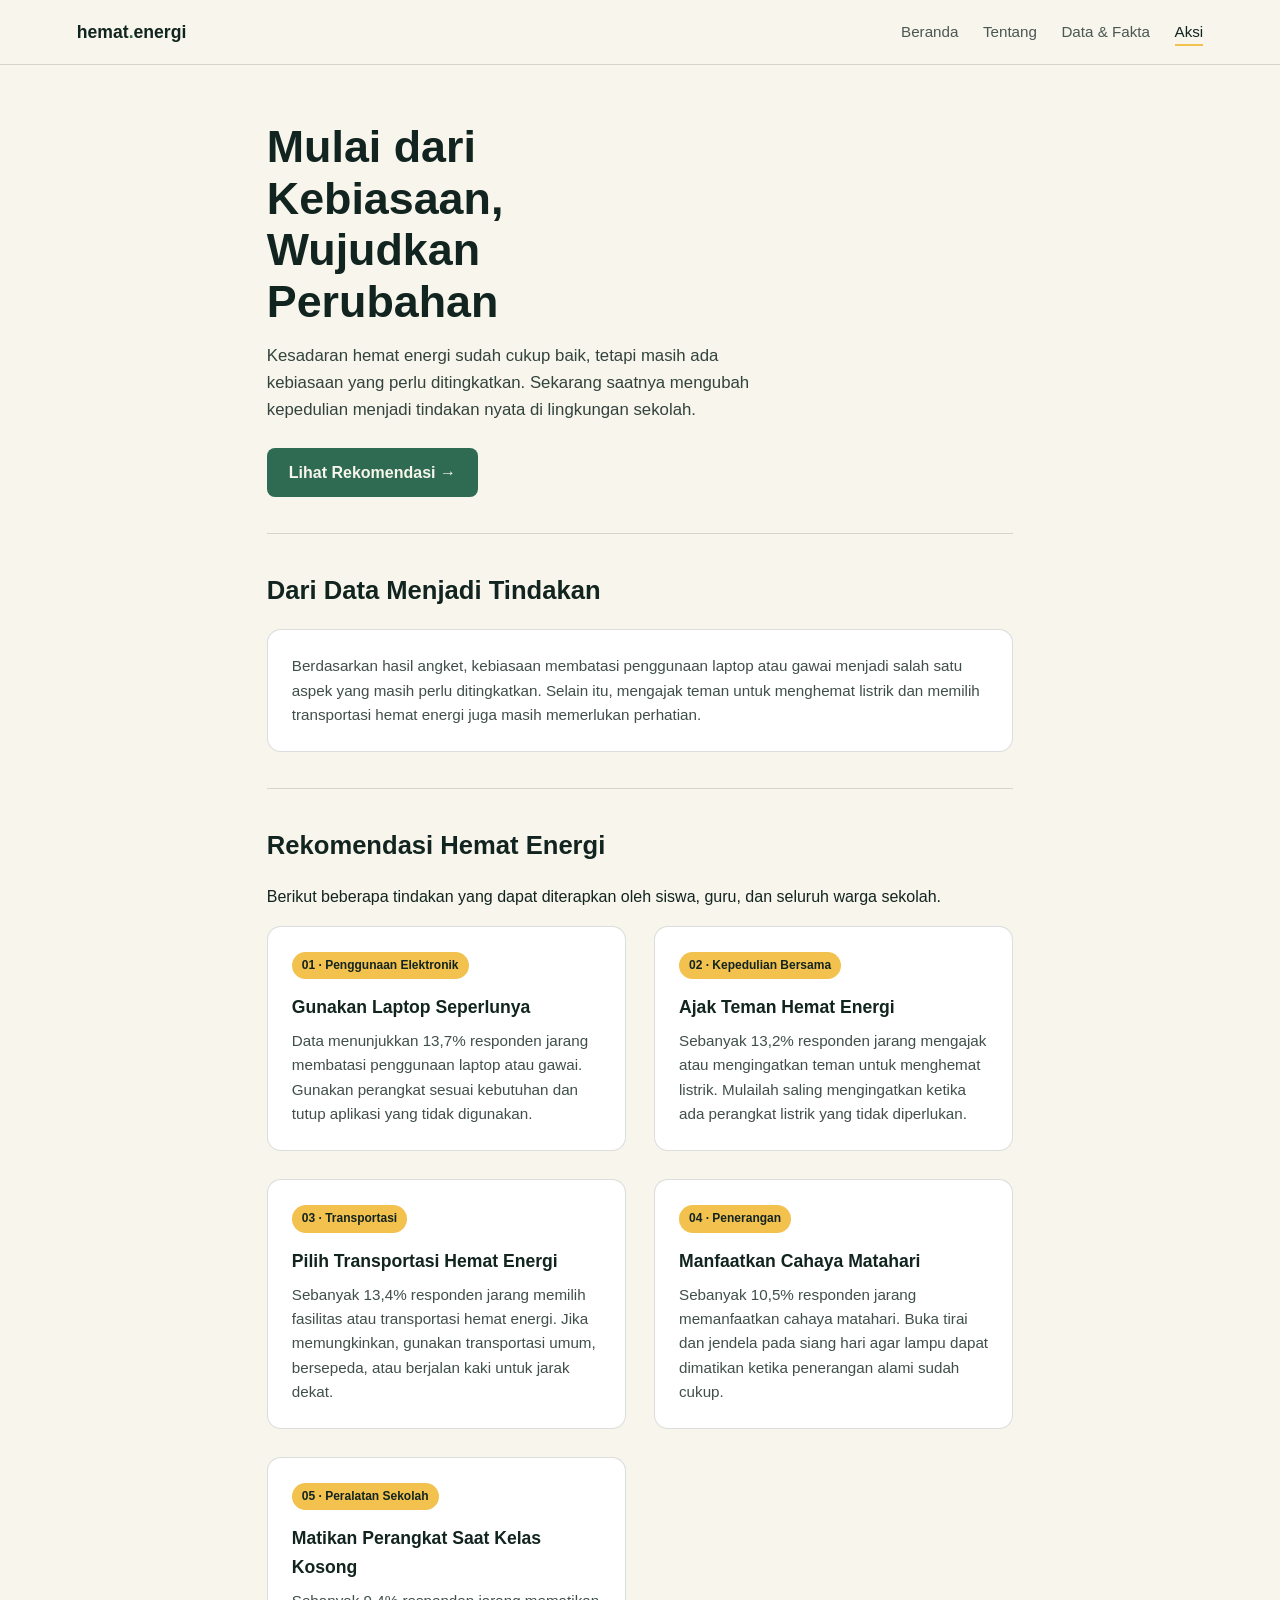
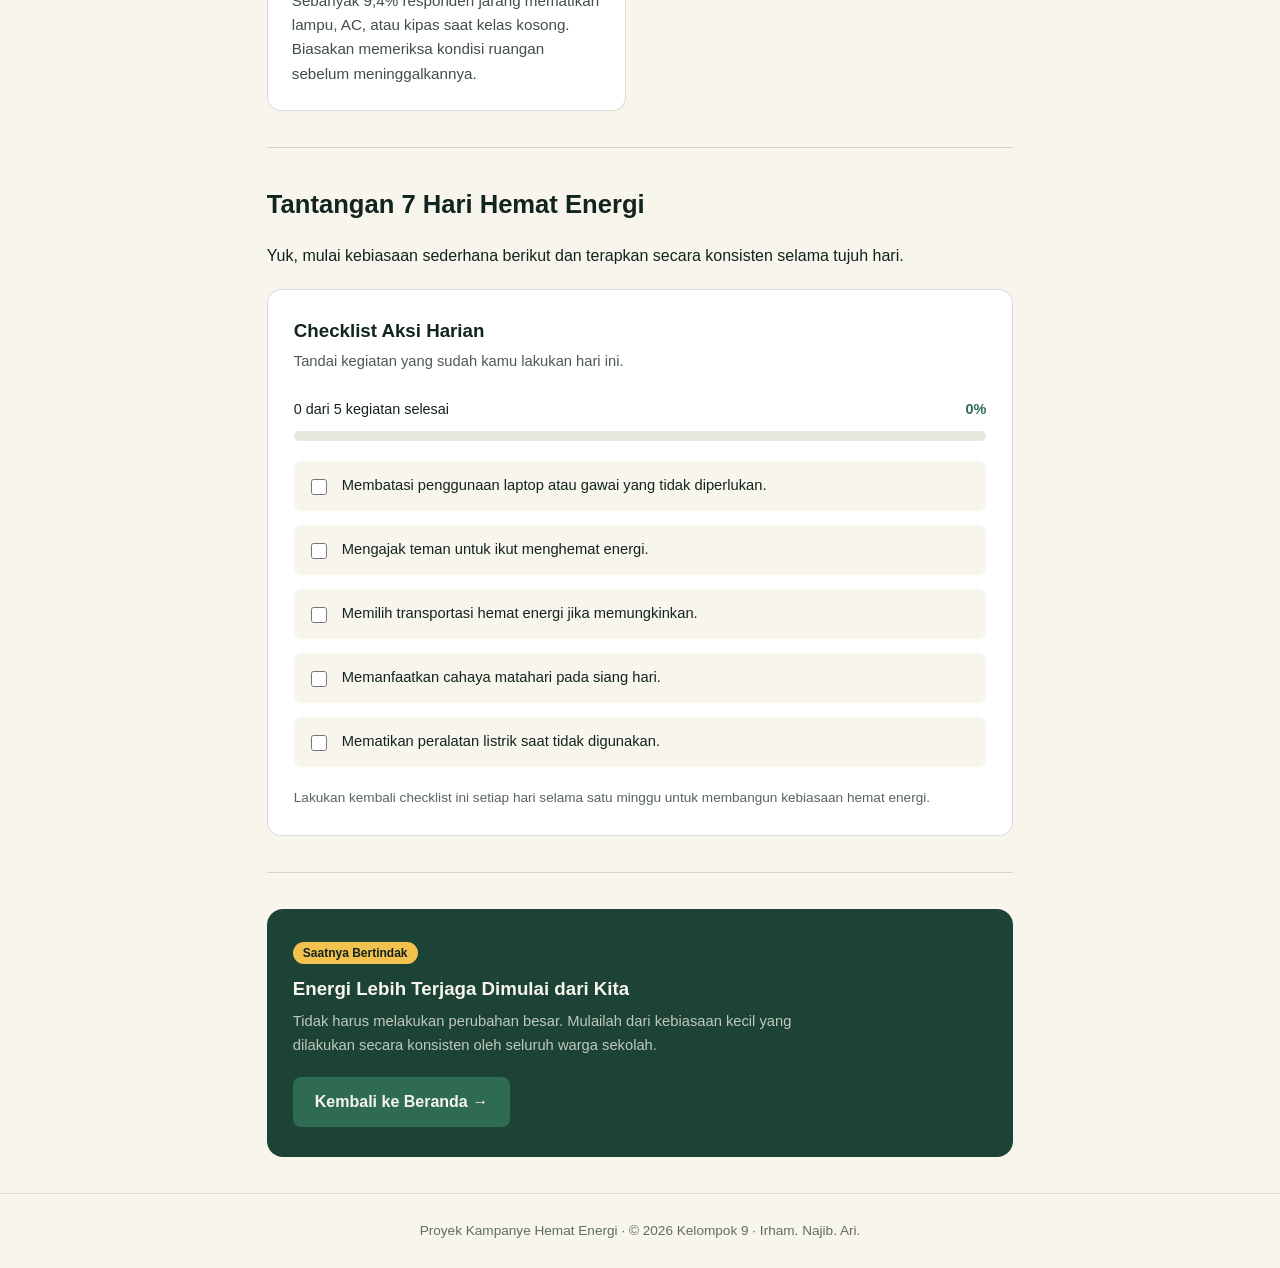
<file: aksi.html>
<!DOCTYPE html>
<html lang="id">
<head>
    <meta charset="UTF-8">
    <meta name="viewport" content="width=device-width, initial-scale=1">
    <title>Aksi & Rekomendasi - Hemat Energi</title>
    <link rel="stylesheet" href="style.css">
</head>
<body>

<header>
    <div class="brand">hemat<span>.</span>energi</div>

    <button class="menu-toggle" type="button"
        aria-expanded="false" aria-controls="site-nav">
        <span class="menu-label">Menu</span>
    </button>

    <nav id="site-nav">
        <a href="index.html">Beranda</a>
        <a href="tentang.html">Tentang</a>
        <a href="index.html#data-fakta">Data & Fakta</a>
        <a href="aksi.html" class="active">Aksi</a>
    </nav>
</header>

<main>

    <div class="hero">
        <!-- <div class="eyebrow">Fase 3 · Rekomendasi & Ajakan Aksi</div> -->

        <h1>Mulai dari Kebiasaan, Wujudkan Perubahan</h1>

        <p>
            Kesadaran hemat energi sudah cukup baik, tetapi masih ada
            kebiasaan yang perlu ditingkatkan. Sekarang saatnya mengubah
            kepedulian menjadi tindakan nyata di lingkungan sekolah.
        </p>

        <a href="#rekomendasi" class="btn">
            Lihat Rekomendasi →
        </a>
    </div>

    <section>
        <h2>Dari Data Menjadi Tindakan</h2>

        <div class="card">
            <p>
                Berdasarkan hasil angket, kebiasaan membatasi penggunaan
                laptop atau gawai menjadi salah satu aspek yang masih
                perlu ditingkatkan. Selain itu, mengajak teman untuk
                menghemat listrik dan memilih transportasi hemat energi
                juga masih memerlukan perhatian.
            </p>
        </div>
    </section>

    <section id="rekomendasi">
        <h2>Rekomendasi Hemat Energi</h2>

        <p>
            Berikut beberapa tindakan yang dapat diterapkan oleh
            siswa, guru, dan seluruh warga sekolah.
        </p>

        <div class="grid-2">

            <div class="card">
                <span class="badge">01 · Penggunaan Elektronik</span>
                <h3>Gunakan Laptop Seperlunya</h3>
                <p>
                    Data menunjukkan 13,7% responden jarang membatasi
                    penggunaan laptop atau gawai. Gunakan perangkat
                    sesuai kebutuhan dan tutup aplikasi yang tidak
                    digunakan.
                </p>
            </div>

            <div class="card">
                <span class="badge">02 · Kepedulian Bersama</span>
                <h3>Ajak Teman Hemat Energi</h3>
                <p>
                    Sebanyak 13,2% responden jarang mengajak atau
                    mengingatkan teman untuk menghemat listrik.
                    Mulailah saling mengingatkan ketika ada perangkat
                    listrik yang tidak diperlukan.
                </p>
            </div>

            <div class="card">
                <span class="badge">03 · Transportasi</span>
                <h3>Pilih Transportasi Hemat Energi</h3>
                <p>
                    Sebanyak 13,4% responden jarang memilih fasilitas
                    atau transportasi hemat energi. Jika memungkinkan,
                    gunakan transportasi umum, bersepeda, atau berjalan
                    kaki untuk jarak dekat.
                </p>
            </div>

            <div class="card">
                <span class="badge">04 · Penerangan</span>
                <h3>Manfaatkan Cahaya Matahari</h3>
                <p>
                    Sebanyak 10,5% responden jarang memanfaatkan
                    cahaya matahari. Buka tirai dan jendela pada siang
                    hari agar lampu dapat dimatikan ketika penerangan
                    alami sudah cukup.
                </p>
            </div>

            <div class="card">
                <span class="badge">05 · Peralatan Sekolah</span>
                <h3>Matikan Perangkat Saat Kelas Kosong</h3>
                <p>
                    Sebanyak 9,4% responden jarang mematikan lampu,
                    AC, atau kipas saat kelas kosong. Biasakan
                    memeriksa kondisi ruangan sebelum meninggalkannya.
                </p>
            </div>

        </div>
    </section>

    <section>
        <h2>Tantangan 7 Hari Hemat Energi</h2>

        <p>
            Yuk, mulai kebiasaan sederhana berikut dan terapkan
            secara konsisten selama tujuh hari.
        </p>

        <div class="challenge">
            <div class="challenge-heading">
                <h3>Checklist Aksi Harian</h3>
                <p>Tandai kegiatan yang sudah kamu lakukan hari ini.</p>
            </div>

            <div class="progress-info">
                <span id="progress-text">0 dari 5 kegiatan selesai</span>
                <strong id="progress-number">0%</strong>
            </div>

            <div class="progress-bar">
                <div id="progress-fill"></div>
            </div>

            <div class="challenge-list">
                <label>
                    <input type="checkbox" class="aksi-check">
                    Membatasi penggunaan laptop atau gawai yang tidak diperlukan.
                </label>

                <label>
                    <input type="checkbox" class="aksi-check">
                    Mengajak teman untuk ikut menghemat energi.
                </label>

                <label>
                    <input type="checkbox" class="aksi-check">
                    Memilih transportasi hemat energi jika memungkinkan.
                </label>

                <label>
                    <input type="checkbox" class="aksi-check">
                    Memanfaatkan cahaya matahari pada siang hari.
                </label>

                <label>
                    <input type="checkbox" class="aksi-check">
                    Mematikan peralatan listrik saat tidak digunakan.
                </label>
            </div>

            <p class="challenge-note">
                Lakukan kembali checklist ini setiap hari selama
                satu minggu untuk membangun kebiasaan hemat energi.
            </p>
        </div>
    </section>

    <section>
        <div class="teaser">
            <div class="teaser-heading">
                <span class="badge">Saatnya Bertindak</span>
                <h3>Energi Lebih Terjaga Dimulai dari Kita</h3>
                <p>
                    Tidak harus melakukan perubahan besar.
                    Mulailah dari kebiasaan kecil yang dilakukan
                    secara konsisten oleh seluruh warga sekolah.
                </p>
            </div>

            <div>
                <a href="index.html" class="btn">
                    Kembali ke Beranda →
                </a>
            </div>
        </div>
    </section>

</main>

<footer>
    Proyek Kampanye Hemat Energi &middot; © 2026 Kelompok 9
    &middot; Irham. Najib. Ari.
</footer>

<script src="script.js"></script>

<script>
    const checks = document.querySelectorAll(".aksi-check");
    const progressText = document.getElementById("progress-text");
    const progressNumber = document.getElementById("progress-number");
    const progressFill = document.getElementById("progress-fill");

    function updateProgress() {
        const selesai = document.querySelectorAll(
            ".aksi-check:checked"
        ).length;

        const total = checks.length;
        const persen = Math.round((selesai / total) * 100);

        progressText.textContent =
            selesai + " dari " + total + " kegiatan selesai";

        progressNumber.textContent = persen + "%";
        progressFill.style.width = persen + "%";
    }

    checks.forEach(function(check) {
        check.addEventListener("change", updateProgress);
    });
</script>

</body>
</html>
</file>
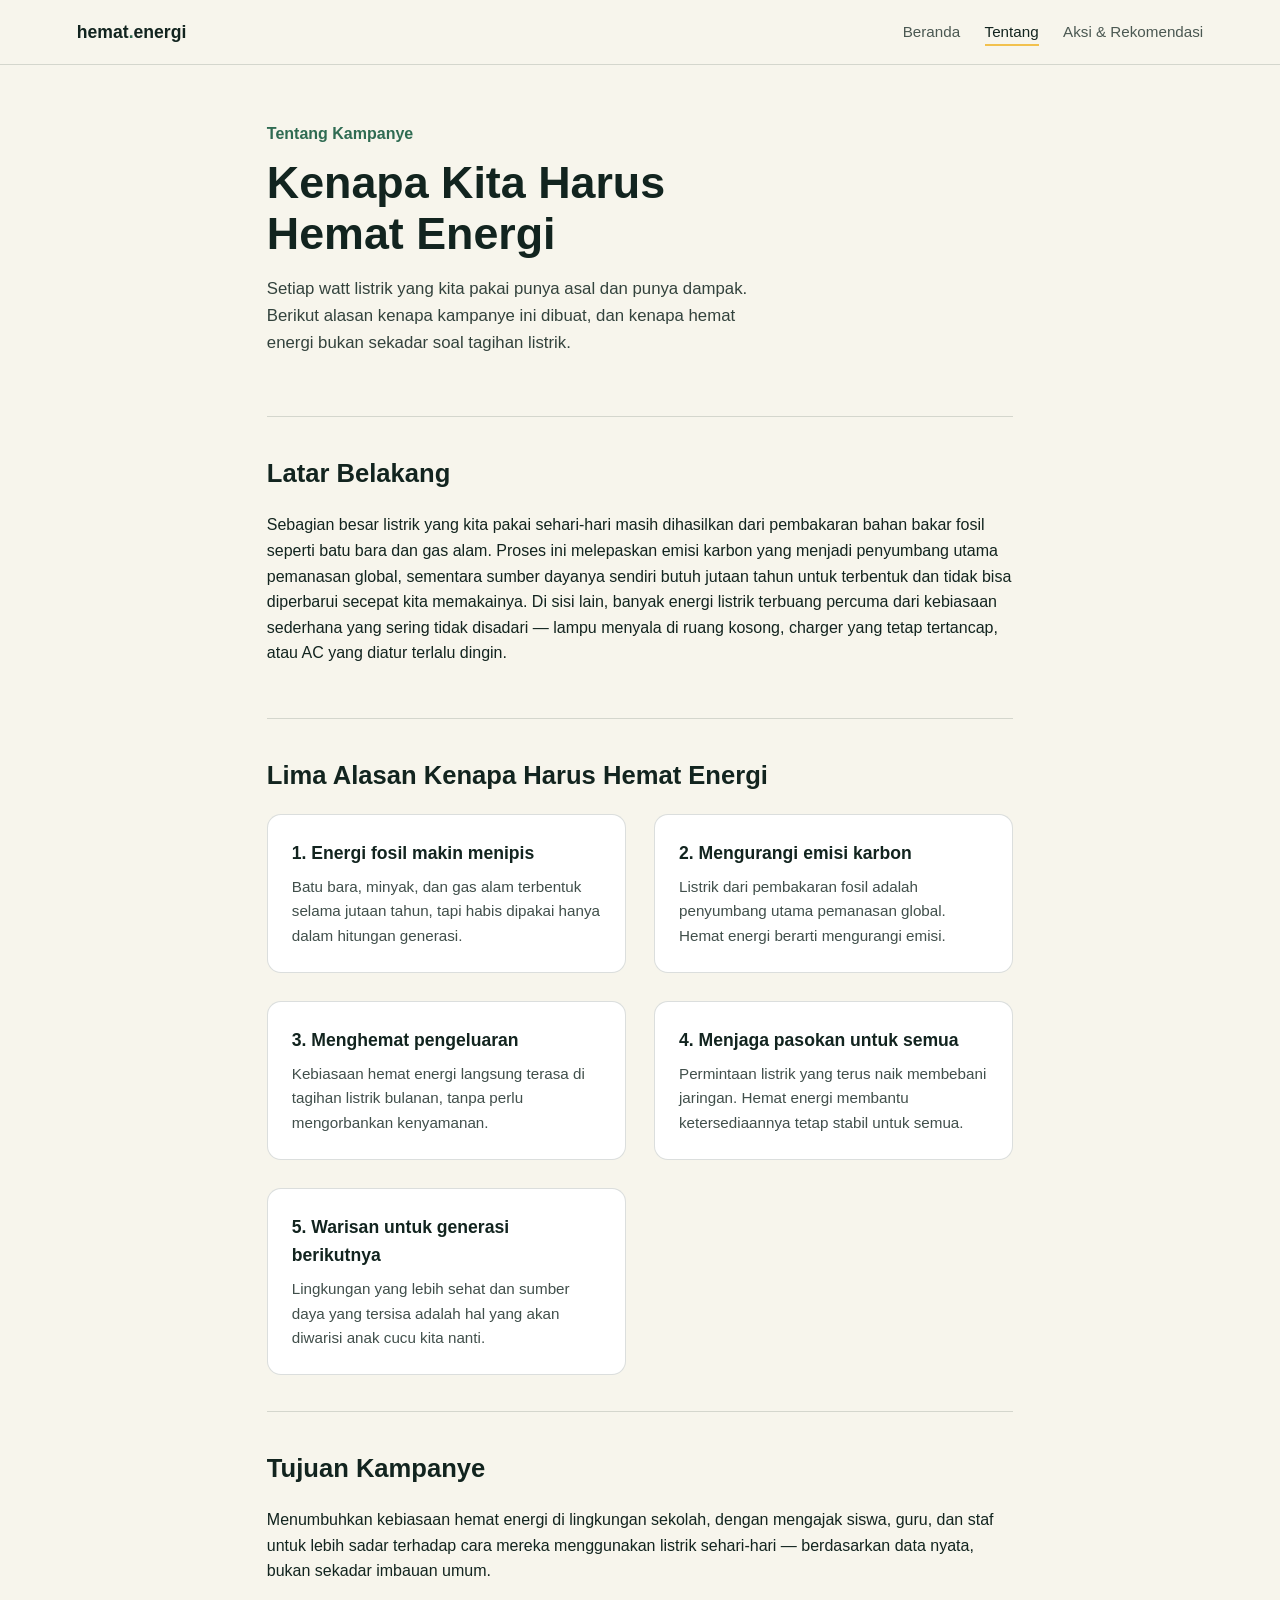
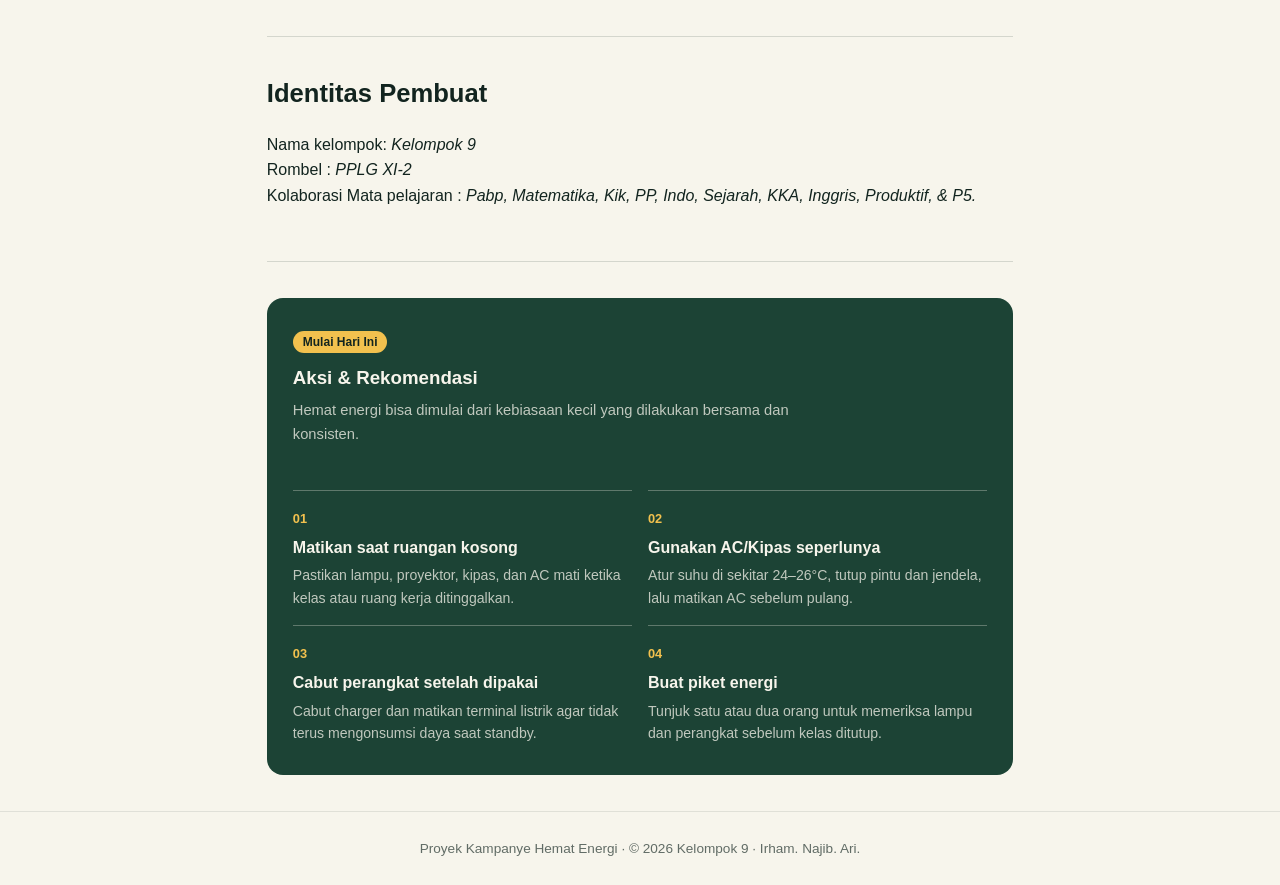
<file: tentang.html>
<!DOCTYPE html>
<html lang="id">
<head>
<meta charset="UTF-8">
<meta name="viewport" content="width=device-width, initial-scale=1">
<title>Tentang Kampanye — Hemat Energi</title>
<link rel="stylesheet" href="style.css">
</head>
<body>

<header>
  <div class="brand">hemat<span>.</span>energi</div>
  <button class="menu-toggle" type="button" aria-expanded="false" aria-controls="site-nav">
    <span class="menu-label">Menu</span>
  </button>
  <nav id="site-nav">
    <a href="index.html">Beranda</a>
    <a href="tentang.html" class="active">Tentang</a>
    <a href="aksi.html">Aksi & Rekomendasi</a>
  </nav>
</header>

<main>
  <div class="hero">
    <div class="eyebrow">Tentang Kampanye</div>
    <h1>Kenapa Kita Harus Hemat Energi</h1>
    <p>Setiap watt listrik yang kita pakai punya asal dan punya dampak. Berikut alasan kenapa kampanye ini dibuat, dan kenapa hemat energi bukan sekadar soal tagihan listrik.</p>
  </div>

  <section>
    <h2>Latar Belakang</h2>
    <p>Sebagian besar listrik yang kita pakai sehari-hari masih dihasilkan dari pembakaran bahan bakar fosil seperti batu bara dan gas alam. Proses ini melepaskan emisi karbon yang menjadi penyumbang utama pemanasan global, sementara sumber dayanya sendiri butuh jutaan tahun untuk terbentuk dan tidak bisa diperbarui secepat kita memakainya. Di sisi lain, banyak energi listrik terbuang percuma dari kebiasaan sederhana yang sering tidak disadari — lampu menyala di ruang kosong, charger yang tetap tertancap, atau AC yang diatur terlalu dingin.</p>
  </section>

  <section>
    <h2>Lima Alasan Kenapa Harus Hemat Energi</h2>
    <div class="grid-2">
      <div class="card">
        <h3>1. Energi fosil makin menipis</h3>
        <p>Batu bara, minyak, dan gas alam terbentuk selama jutaan tahun, tapi habis dipakai hanya dalam hitungan generasi.</p>
      </div>
      <div class="card">
        <h3>2. Mengurangi emisi karbon</h3>
        <p>Listrik dari pembakaran fosil adalah penyumbang utama pemanasan global. Hemat energi berarti mengurangi emisi.</p>
      </div>
      <div class="card">
        <h3>3. Menghemat pengeluaran</h3>
        <p>Kebiasaan hemat energi langsung terasa di tagihan listrik bulanan, tanpa perlu mengorbankan kenyamanan.</p>
      </div>
      <div class="card">
        <h3>4. Menjaga pasokan untuk semua</h3>
        <p>Permintaan listrik yang terus naik membebani jaringan. Hemat energi membantu ketersediaannya tetap stabil untuk semua.</p>
      </div>
      <div class="card">
        <h3>5. Warisan untuk generasi berikutnya</h3>
        <p>Lingkungan yang lebih sehat dan sumber daya yang tersisa adalah hal yang akan diwarisi anak cucu kita nanti.</p>
      </div>
    </div>
  </section>

  <section>
    <h2>Tujuan Kampanye</h2>
    <p>Menumbuhkan kebiasaan hemat energi di lingkungan sekolah, dengan mengajak siswa, guru, dan staf untuk lebih sadar terhadap cara mereka menggunakan listrik sehari-hari — berdasarkan data nyata, bukan sekadar imbauan umum.</p>
  </section>

  <section>
    <h2>Identitas Pembuat</h2>
    <p>
      Nama kelompok: <em>Kelompok 9</em><br>
      Rombel       : <em>PPLG XI-2</em><br>
      Kolaborasi Mata pelajaran : <em>Pabp, Matematika, Kik, PP, Indo, Sejarah, KKA, Inggris, Produktif, &amp; P5.</em>
    </p>
  </section>

  <section>
    <div class="teaser">
      <div class="teaser-heading">
        <span class="badge">Mulai Hari Ini</span>
        <h3>Aksi &amp; Rekomendasi</h3>
        <p>Hemat energi bisa dimulai dari kebiasaan kecil yang dilakukan bersama dan konsisten.</p>
      </div>
      <div class="action-grid">
        <div class="action-item">
          <strong>01</strong>
          <h4>Matikan saat ruangan kosong</h4>
          <p>Pastikan lampu, proyektor, kipas, dan AC mati ketika kelas atau ruang kerja ditinggalkan.</p>
        </div>
        <div class="action-item">
          <strong>02</strong>
          <h4>Gunakan AC/Kipas seperlunya</h4>
          <p>Atur suhu di sekitar 24–26°C, tutup pintu dan jendela, lalu matikan AC sebelum pulang.</p>
        </div>
        <div class="action-item">
          <strong>03</strong>
          <h4>Cabut perangkat setelah dipakai</h4>
          <p>Cabut charger dan matikan terminal listrik agar tidak terus mengonsumsi daya saat standby.</p>
        </div>
        <div class="action-item">
          <strong>04</strong>
          <h4>Buat piket energi</h4>
          <p>Tunjuk satu atau dua orang untuk memeriksa lampu dan perangkat sebelum kelas ditutup.</p>
        </div>
      </div>
    </div>
  </section>
</main>

<footer>
  Proyek Kampanye Hemat Energi &middot; © 2026 Kelompok 9 &middot; Irham. Najib. Ari.
</footer>

<script src="script.js"></script>
</body>
</html>
</file>
<file: style.css>
:root{
  --ink:#12241f;
  --paper:#f7f5ec;
  --surface:#ffffff;
  --leaf:#2f6b52;
  --leaf-dark:#1c4335;
  --amber:#f2c14e;
  --line: rgba(18,36,31,0.15);
}
*{box-sizing:border-box;}
body{
  margin:0;
  background:var(--paper);
  color:var(--ink);
  font-family:'Segoe UI', Roboto, sans-serif;
  line-height:1.6;
}
a{color:inherit;}
img{max-width:100%; display:block;}

header{
  display:flex;
  justify-content:space-between;
  align-items:center;
  padding:18px 6vw;
  border-bottom:1px solid var(--line);
  background:var(--paper);
  position:sticky;
  top:0;
  z-index:10;
}
.brand{font-weight:700; font-size:1.1rem;}
.brand span{color:var(--leaf);}
.menu-toggle{
  border:1px solid var(--line);
  background:transparent;
  color:var(--ink);
  border-radius:8px;
  padding:7px 10px;
  font:inherit;
  cursor:pointer;
}
.menu-toggle{display:none;}
header nav{margin-left:auto;}
nav a{
  margin-left:20px;
  text-decoration:none;
  font-size:0.95rem;
  opacity:0.75;
  padding-bottom:4px;
  border-bottom:2px solid transparent;
}
nav a:hover, nav a.active{opacity:1; border-color:var(--amber);}

main{max-width:900px; margin:0 auto; padding:0 6vw;}

.hero{padding:56px 0 36px;}
.hero .eyebrow{color:var(--leaf); font-weight:600; margin-bottom:10px;}
.hero h1{font-size:clamp(2rem,5vw,2.8rem); line-height:1.15; margin:0 0 16px; max-width:16ch;}
.hero p{font-size:1.05rem; max-width:55ch; opacity:0.85; margin:0 0 24px;}
.btn{
  display:inline-block;
  background:var(--leaf);
  color:var(--paper);
  padding:12px 22px;
  border-radius:8px;
  text-decoration:none;
  font-weight:600;
}
.btn:hover{background:var(--leaf-dark);}

section{padding:36px 0; border-top:1px solid var(--line);}
h2{font-size:1.6rem; margin:0 0 18px;}

.grid-2{display:grid; grid-template-columns:1fr 1fr; gap:28px;}
@media (max-width:700px){.grid-2{grid-template-columns:1fr;}}

.card{
  background:var(--surface);
  border:1px solid var(--line);
  border-radius:14px;
  padding:24px;
}
.card h3{margin:0 0 8px; font-size:1.1rem;}
.card p{margin:0; opacity:0.8; font-size:0.95rem;}

.teaser{
  background:var(--leaf-dark);
  color:var(--paper);
  border-radius:16px;
  padding:30px 26px;
  display:flex;
  justify-content:space-between;
  align-items:center;
  gap:20px;
  flex-wrap:wrap;
}
.teaser h3{margin:10px 0 6px;}
.teaser p{margin:0; opacity:0.75; font-size:0.92rem;}
.teaser-heading{max-width:58ch;}
.data-block{width:100%; margin-top:24px;}
.data-block h4{margin:0 0 12px; color:var(--amber); font-size:1rem;}
.stat-grid{display:grid; grid-template-columns:repeat(5, minmax(0, 1fr)); gap:10px;}
.stat-item{border-top:1px solid rgba(247,245,236,0.3); padding-top:10px;}
.stat-item strong{display:block; color:var(--amber); font-size:1.5rem; line-height:1.2;}
.stat-item span{display:block; margin-top:5px; font-size:0.78rem; line-height:1.4; opacity:0.82;}
.finding-list{margin:0; padding-left:20px; opacity:0.82; font-size:0.9rem;}
.finding-list li{padding:3px 0;}
.conclusion{border-left:3px solid var(--amber); padding-left:14px; margin-top:24px;}
.conclusion strong{color:var(--amber);}
.conclusion p{margin-top:5px;}
@media (max-width:500px){.action-grid{grid-template-columns:1fr;}}
@media (max-width:700px){.stat-grid{grid-template-columns:repeat(2, minmax(0, 1fr));}}
.action-grid{
  width:100%;
  display:grid;
  grid-template-columns:repeat(2, minmax(0, 1fr));
  gap:16px;
  margin-top:24px;
}
.action-item{
  border-top:1px solid rgba(247,245,236,0.3);
  padding-top:14px;
}
.action-item strong{color:var(--amber); font-size:0.8rem;}
.action-item h4{margin:4px 0 4px; font-size:1rem;}
.action-item p{font-size:0.88rem;}
@media (max-width:500px){.action-grid{grid-template-columns:1fr;}}
.badge{
  font-size:0.75rem;
  background:var(--amber);
  color:var(--ink);
  padding:4px 10px;
  border-radius:999px;
  font-weight:700;
}

.illust{
  width:100%;
  aspect-ratio:16/9;
  background:linear-gradient(135deg, var(--leaf) 0%, var(--leaf-dark) 100%);
  border-radius:16px;
  display:flex;
  align-items:center;
  justify-content:center;
}
.illust svg{width:80px; height:80px;}

footer{
  padding:26px 6vw;
  border-top:1px solid var(--line);
  font-size:0.85rem;
  opacity:0.65;
  text-align:center;
}

@media (max-width:700px){
  header{position:relative; flex-wrap:wrap; gap:12px;}
  .menu-toggle{display:block; margin-left:auto;}
  header nav{
    display:none;
    order:4;
    width:100%;
    margin:0;
    padding-top:8px;
    border-top:1px solid var(--line);
  }
  header nav.is-open{display:flex; flex-direction:column; gap:4px;}
  nav a{margin:0; padding:8px 0;}
  .teaser{padding:24px 20px;}
}



/* FASE 3 - AKSI & REKOMENDASI */

#rekomendasi .card {
    transition: transform 0.2s ease;
}

#rekomendasi .card:hover {
    transform: translateY(-4px);
}

#rekomendasi .badge {
    display: inline-block;
    margin-bottom: 14px;
}

.challenge {
    background: var(--surface);
    border: 1px solid var(--line);
    border-radius: 14px;
    padding: 26px;
    margin-top: 20px;
}

.challenge-heading h3 {
    margin: 0 0 5px;
}

.challenge-heading p {
    margin: 0;
    opacity: 0.75;
    font-size: 0.92rem;
}

.progress-info {
    display: flex;
    justify-content: space-between;
    align-items: center;
    margin: 24px 0 10px;
    font-size: 0.9rem;
}

.progress-info strong {
    color: var(--leaf);
}

.progress-bar {
    height: 10px;
    background: #e6e9df;
    border-radius: 20px;
    overflow: hidden;
    margin-bottom: 20px;
}

#progress-fill {
    width: 0%;
    height: 100%;
    background: var(--leaf);
    border-radius: 20px;
    transition: width 0.3s ease;
}

.challenge-list {
    display: flex;
    flex-direction: column;
    gap: 14px;
}

.challenge-list label {
    display: flex;
    align-items: flex-start;
    gap: 12px;
    padding: 13px;
    background: var(--paper);
    border-radius: 8px;
    cursor: pointer;
    font-size: 0.92rem;
}

.challenge-list input {
    margin-top: 5px;
    accent-color: var(--leaf);
    width: 16px;
    height: 16px;
    flex-shrink: 0;
}

.challenge-note {
    margin: 20px 0 0;
    font-size: 0.85rem;
    opacity: 0.7;
}

@media (max-width: 500px) {
    .challenge {
        padding: 18px;
    }

    .progress-info {
        font-size: 0.8rem;
    }
}
</file>
